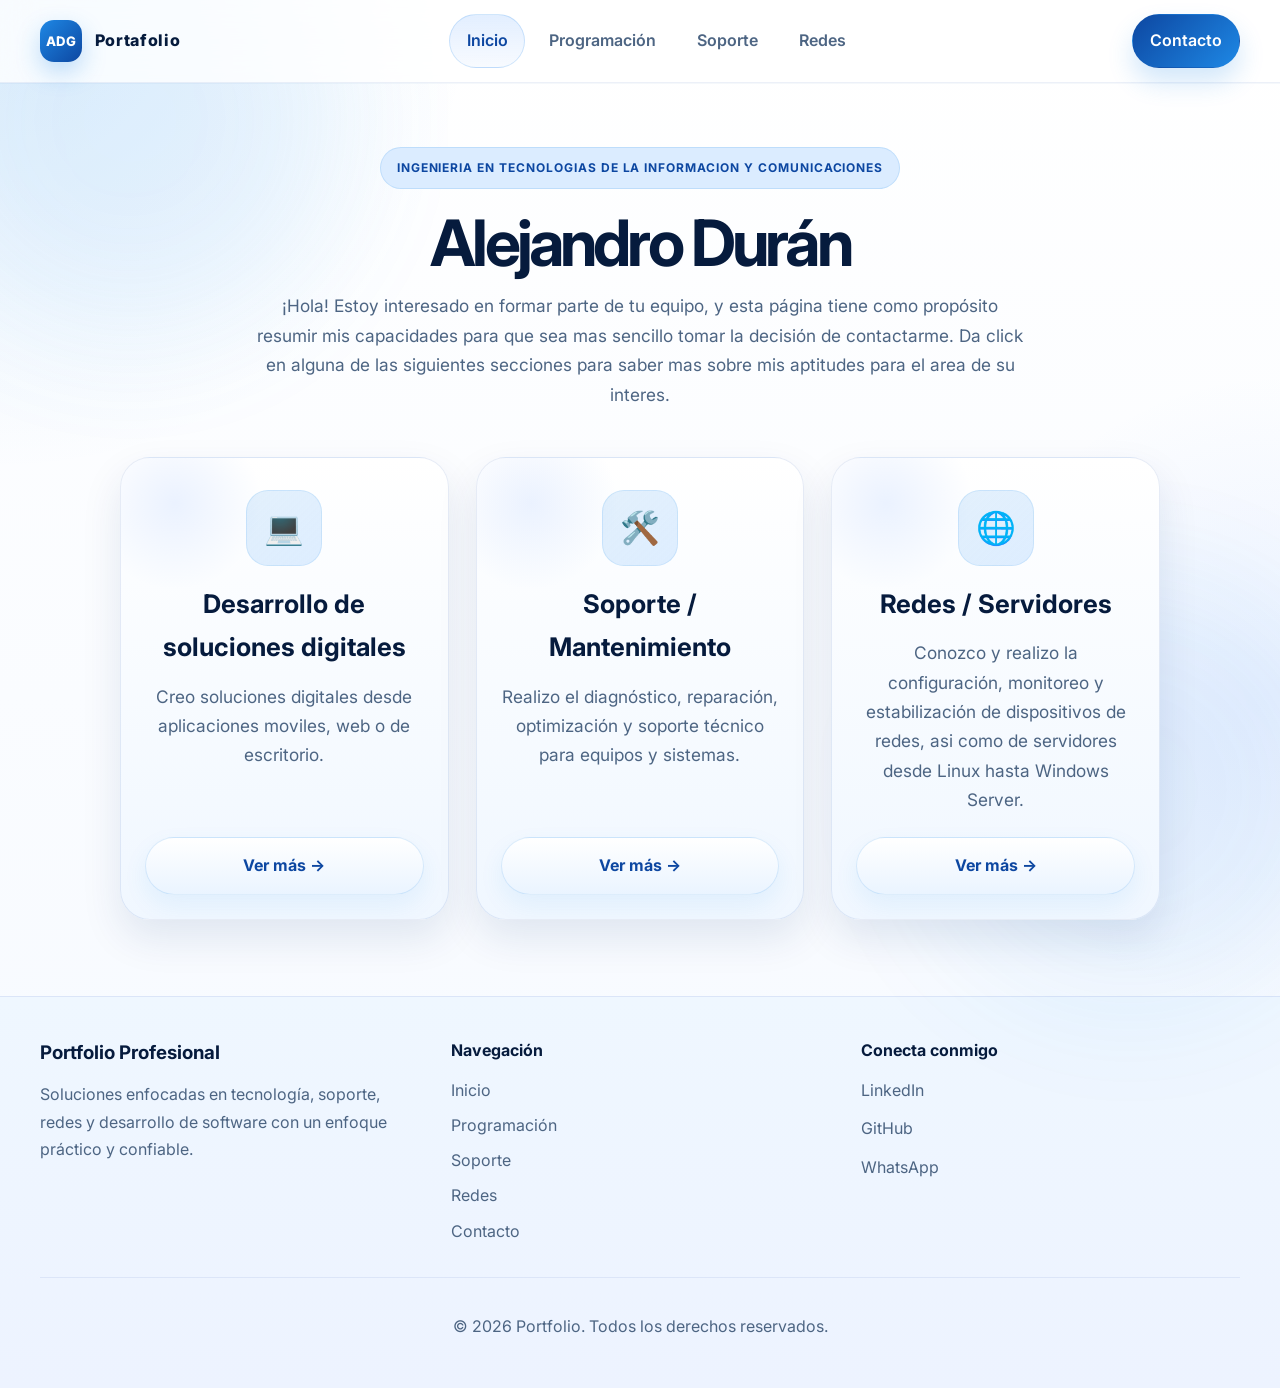
<file: index.html>
<!DOCTYPE html>
<html lang="es">
  <head>
    <meta charset="UTF-8" />
    <meta name="viewport" content="width=device-width, initial-scale=1.0" />
    <meta name="description" content="Portfolio profesional enfocado en programación, soporte técnico, mantenimiento y redes." />
    <title>Inicio | Portfolio</title>
    <link rel="preconnect" href="https://fonts.googleapis.com" />
    <link rel="preconnect" href="https://fonts.gstatic.com" crossorigin />
    <link href="https://fonts.googleapis.com/css2?family=Inter:wght@400;500;600;700;800&display=swap" rel="stylesheet" />
    <link rel="stylesheet" href="assets/css/style.css" />
    <script defer src="assets/js/script.js"></script>
  </head>
  <body>
    <header class="site-header">
      <nav class="container nav">
        <a href="index.html" class="brand">
          <span class="brand-mark">ADG</span>
          <span>Portafolio</span>
        </a>

        <div class="nav-links">
          <a href="index.html" class="active">Inicio</a>
          <a href="programacion.html">Programación</a>
          <a href="soporte.html">Soporte</a>
          <a href="redes.html">Redes</a>
        </div>

        <a href="contacto.html" class="nav-cta">Contacto</a>
      </nav>
    </header>

    <main>
      <section class="home-hero">
        <div class="container hero-box">
          <span class="kicker">INGENIERIA EN TECNOLOGIAS DE LA INFORMACION Y COMUNICACIONES</span>
          <h1>Alejandro Durán</h1>
          <p>
            ¡Hola! Estoy interesado en formar parte de tu equipo, y esta página tiene como propósito resumir mis capacidades para
            que sea mas sencillo tomar la decisión de contactarme. Da click en alguna de las siguientes secciones para saber mas sobre mis aptitudes para el area de su interes.
          </p>

          <div class="choice-grid">
            <article class="choice-card">
              <div>
                <div class="choice-icon">💻</div>
                <h2>Desarrollo de soluciones digitales</h2>
                <p>Creo soluciones digitales desde aplicaciones moviles, web o de escritorio.</p>
              </div>
              <a href="programacion.html" class="choice-link">Ver más →</a>
            </article>

            <article class="choice-card">
              <div>
                <div class="choice-icon">🛠️</div>
                <h2>Soporte / Mantenimiento</h2>
                <p>Realizo el diagnóstico, reparación, optimización y soporte técnico para equipos y sistemas.</p>
              </div>
              <a href="soporte.html" class="choice-link">Ver más →</a>
            </article>

            <article class="choice-card">
              <div>
                <div class="choice-icon">🌐</div>
                <h2>Redes / Servidores</h2>
                <p>Conozco y realizo la configuración, monitoreo y estabilización de dispositivos de redes, asi como de servidores desde Linux hasta Windows Server.</p>
              </div>
              <a href="redes.html" class="choice-link">Ver más →</a>
            </article>
          </div>
        </div>
      </section>
    </main>

    <footer class="site-footer">
      <div class="container footer-grid">
        <div class="footer-brand">
          <h3>Portfolio Profesional</h3>
          <p>Soluciones enfocadas en tecnología, soporte, redes y desarrollo de software con un enfoque práctico y confiable.</p>
        </div>

        <div class="footer-links">
          <h4>Navegación</h4>
          <ul>
            <li><a href="index.html">Inicio</a></li>
            <li><a href="programacion.html">Programación</a></li>
            <li><a href="soporte.html">Soporte</a></li>
            <li><a href="redes.html">Redes</a></li>
            <li><a href="contacto.html">Contacto</a></li>
          </ul>
        </div>

        <div class="footer-social">
          <h4>Conecta conmigo</h4>
          <div class="social-list">
            <a href="https://www.linkedin.com/in/aldungar21" target="_blank" rel="noreferrer" aria-label="LinkedIn">LinkedIn</a>
            <a href="https://github.com/ADG1234567" target="_blank" rel="noreferrer" aria-label="GitHub">GitHub</a>
            <a href="https://wa.me/521234567890" target="_blank" rel="noreferrer" aria-label="WhatsApp">WhatsApp</a>
          </div>
        </div>
      </div>

      <div class="container footer-bottom">
        <p>© 2026 Portfolio. Todos los derechos reservados.</p>
      </div>
    </footer>
  </body>
</html>
</file>
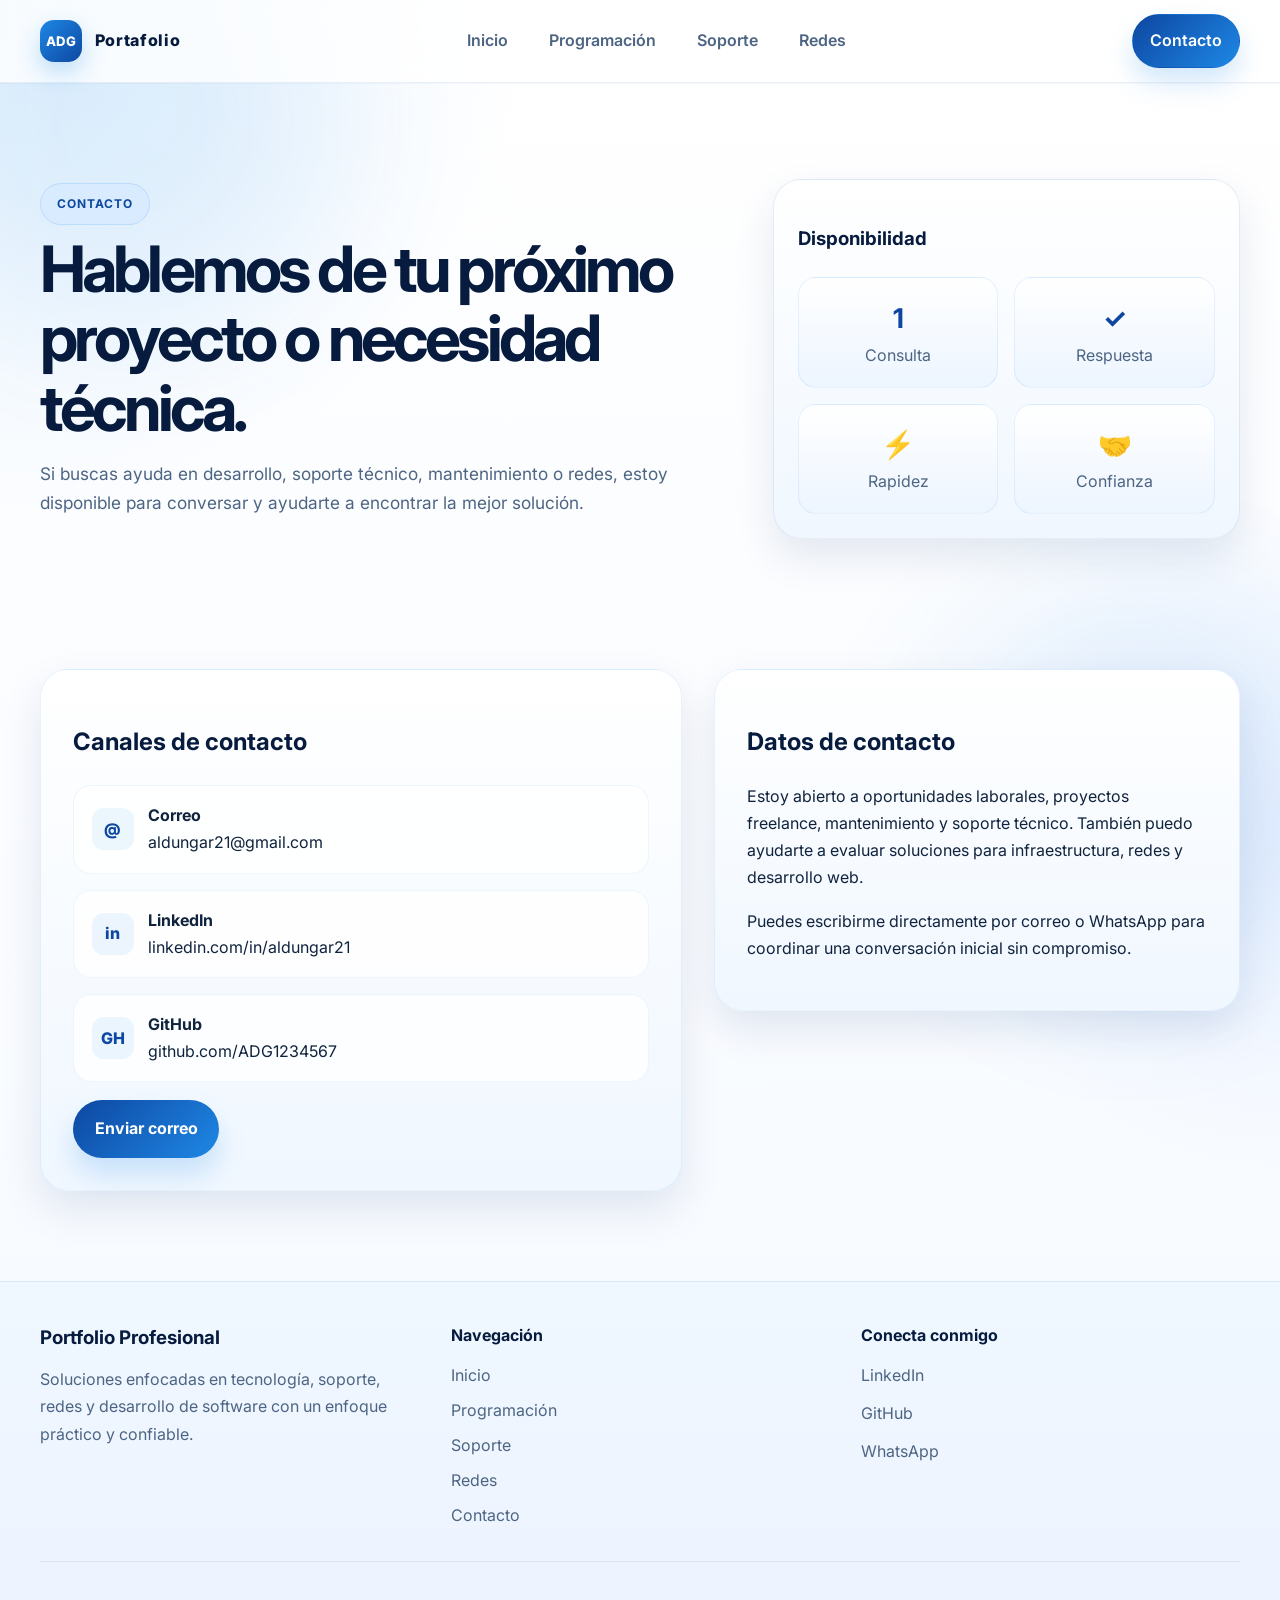
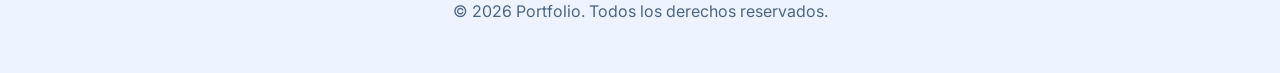
<file: contacto.html>
<!DOCTYPE html>
<html lang="es">
  <head>
    <meta charset="UTF-8" />
    <meta name="viewport" content="width=device-width, initial-scale=1.0" />
    <meta name="description" content="Página de contacto para comunicarte con el portfolio profesional." />
    <title>Contacto | Portfolio</title>
    <link rel="preconnect" href="https://fonts.googleapis.com" />
    <link rel="preconnect" href="https://fonts.gstatic.com" crossorigin />
    <link href="https://fonts.googleapis.com/css2?family=Inter:wght@400;500;600;700;800&display=swap" rel="stylesheet" />
    <link rel="stylesheet" href="assets/css/style.css" />
    <script defer src="assets/js/script.js"></script>
  </head>
  <body>
    <header class="site-header">
      <nav class="container nav">
        <a href="index.html" class="brand">
          <span class="brand-mark">ADG</span>
          <span>Portafolio</span>
        </a>

        <div class="nav-links">
          <a href="index.html">Inicio</a>
          <a href="programacion.html">Programación</a>
          <a href="soporte.html">Soporte</a>
          <a href="redes.html">Redes</a>
        </div>

        <a href="contacto.html" class="nav-cta">Contacto</a>
      </nav>
    </header>

    <main>
      <section class="page-hero">
        <div class="container hero-shell">
          <div>
            <span class="kicker">Contacto</span>
            <h1>Hablemos de tu próximo proyecto o necesidad técnica.</h1>
            <p class="lead">
              Si buscas ayuda en desarrollo, soporte técnico, mantenimiento o redes, estoy disponible para conversar y ayudarte a encontrar la mejor solución.
            </p>
          </div>

          <div class="hero-stat-box">
            <h3>Disponibilidad</h3>
            <div class="stat-grid">
              <div class="stat-card"><strong>1</strong><span>Consulta</span></div>
              <div class="stat-card"><strong>✓</strong><span>Respuesta</span></div>
              <div class="stat-card"><strong>⚡</strong><span>Rapidez</span></div>
              <div class="stat-card"><strong>🤝</strong><span>Confianza</span></div>
            </div>
          </div>
        </div>
      </section>

      <section>
        <div class="container contact-layout">
          <div class="contact-card">
            <h2>Canales de contacto</h2>
            <div class="contact-list">
              <div class="contact-item">
                <div class="icon">@</div>
                <div>
                  <strong>Correo</strong><br />
                  <a href="mailto:aldungar21@gmail.com">aldungar21@gmail.com</a>
                </div>
              </div>

              <div class="contact-item">
                <div class="icon">in</div>
                <div>
                  <strong>LinkedIn</strong><br />
                  <a href="www.linkedin.com/in/aldungar21" target="_blank" rel="noreferrer">linkedin.com/in/aldungar21</a>
                </div>
              </div>

              <div class="contact-item">
                <div class="icon">GH</div>
                <div>
                  <strong>GitHub</strong><br />
                  <a href="https://github.com/ADG1234567" target="_blank" rel="noreferrer">github.com/ADG1234567</a>
                </div>
              </div>
            </div>

            <a class="contact-cta" href="mailto:tuemail@dominio.com">Enviar correo</a>
          </div>

          <div class="contact-card">
            <h2>Datos de contacto</h2>
            <p>
              Estoy abierto a oportunidades laborales, proyectos freelance, mantenimiento y soporte técnico. También puedo ayudarte a evaluar soluciones para infraestructura, redes y desarrollo web.
            </p>
            <p>
              Puedes escribirme directamente por correo o WhatsApp para coordinar una conversación inicial sin compromiso.
            </p>
          </div>
        </div>
      </section>
    </main>

    <footer class="site-footer">
      <div class="container footer-grid">
        <div class="footer-brand">
          <h3>Portfolio Profesional</h3>
          <p>Soluciones enfocadas en tecnología, soporte, redes y desarrollo de software con un enfoque práctico y confiable.</p>
        </div>

        <div class="footer-links">
          <h4>Navegación</h4>
          <ul>
            <li><a href="index.html">Inicio</a></li>
            <li><a href="programacion.html">Programación</a></li>
            <li><a href="soporte.html">Soporte</a></li>
            <li><a href="redes.html">Redes</a></li>
            <li><a href="contacto.html">Contacto</a></li>
          </ul>
        </div>

        <div class="footer-social">
          <h4>Conecta conmigo</h4>
          <div class="social-list">
            <a href="https://www.linkedin.com/in/aldungar21" target="_blank" rel="noreferrer" aria-label="LinkedIn">LinkedIn</a>
            <a href="https://github.com/ADG1234567" target="_blank" rel="noreferrer" aria-label="GitHub">GitHub</a>
            <a href="https://wa.me/521234567890" target="_blank" rel="noreferrer" aria-label="WhatsApp">WhatsApp</a>
          </div>
        </div>
      </div>

      <div class="container footer-bottom">
        <p>© 2026 Portfolio. Todos los derechos reservados.</p>
      </div>
    </footer>
  </body>
</html>
</file>
<file: assets/css/style.css>
:root {
  --bg-page: #f5f9ff;
  --bg-soft: #edf5ff;
  --bg-panel: #ffffff;
  --bg-panel-alt: #f3f8ff;
  --primary: #0d47a1;
  --primary-strong: #0b2e6d;
  --secondary: #1e88e5;
  --secondary-soft: #64b5f6;
  --blue-sky: #dfefff;
  --deep-blue: #061b3d;
  --text: #10233d;
  --text-soft: #4d6583;
  --muted: #5d7495;
  --border: rgba(56, 103, 178, 0.12);
  --shadow-soft: 0 18px 40px rgba(14, 52, 110, 0.10);
  --shadow-strong: 0 24px 60px rgba(10, 36, 78, 0.18);
}

* {
  box-sizing: border-box;
}

html {
  scroll-behavior: smooth;
}

body {
  margin: 0;
  font-family: "Inter", sans-serif;
  background:
    radial-gradient(circle at top left, rgba(30, 136, 229, 0.12), transparent 25%),
    radial-gradient(circle at right center, rgba(99, 153, 255, 0.1), transparent 22%),
    linear-gradient(180deg, #ffffff 0%, var(--bg-page) 100%);
  color: var(--text);
  line-height: 1.7;
  position: relative;
  overflow-x: hidden;
}

body::before,
body::after {
  content: "";
  position: fixed;
  width: 420px;
  height: 420px;
  border-radius: 50%;
  filter: blur(70px);
  opacity: 0.42;
  pointer-events: none;
  z-index: 0;
}

body::before {
  top: -90px;
  left: -80px;
  background: rgba(100, 181, 246, 0.26);
}

body::after {
  right: -60px;
  bottom: -100px;
  background: rgba(30, 136, 229, 0.20);
}

a {
  color: inherit;
  text-decoration: none;
}

img {
  display: block;
  width: 100%;
}

.container {
  width: min(1200px, calc(100% - 32px));
  margin: 0 auto;
  position: relative;
  z-index: 1;
}

section {
  padding: 90px 0;
}

.site-header {
  position: sticky;
  top: 0;
  z-index: 100;
  backdrop-filter: blur(16px);
  background: rgba(255, 255, 255, 0.8);
  border-bottom: 1px solid rgba(13, 71, 161, 0.08);
  box-shadow: 0 1px 0 rgba(13, 71, 161, 0.04);
}

.nav {
  display: flex;
  justify-content: space-between;
  align-items: center;
  min-height: 82px;
  gap: 1.5rem;
}

.brand {
  display: inline-flex;
  align-items: center;
  gap: 0.8rem;
  font-weight: 800;
  letter-spacing: 0.04em;
  color: var(--deep-blue);
}

.brand-mark {
  display: inline-grid;
  place-items: center;
  width: 42px;
  height: 42px;
  border-radius: 14px;
  background: linear-gradient(135deg, var(--secondary), var(--primary));
  color: white;
  font-size: 0.82rem;
  box-shadow: 0 10px 24px rgba(30, 136, 229, 0.28);
}

.nav-links {
  display: flex;
  align-items: center;
  gap: 0.35rem;
  flex-wrap: wrap;
}

.nav-links a,
.nav-cta {
  padding: 0.8rem 1.05rem;
  border-radius: 999px;
  transition: 0.25s ease;
  border: 1px solid transparent;
  font-weight: 600;
}

.nav-links a {
  color: var(--text-soft);
}

.nav-links a:hover,
.nav-links a.active {
  background: linear-gradient(180deg, rgba(219, 234, 255, 0.8), rgba(245, 249, 255, 0.7));
  border-color: rgba(30, 136, 229, 0.18);
  color: var(--primary);
}

.nav-cta {
  background: linear-gradient(135deg, var(--primary), var(--secondary));
  color: #fff;
  box-shadow: 0 14px 26px rgba(30, 136, 229, 0.2);
}

.nav-cta:hover {
  transform: translateY(-2px);
  box-shadow: 0 18px 32px rgba(30, 136, 229, 0.26);
}

.home-hero {
  min-height: calc(100vh - 80px);
  display: grid;
  place-items: center;
  padding: 64px 0 76px;
}

.hero-box {
  text-align: center;
  max-width: 1040px;
  margin: 0 auto;
}

.kicker {
  display: inline-block;
  padding: 0.6rem 1rem;
  border-radius: 999px;
  background: rgba(216, 234, 255, 0.9);
  border: 1px solid rgba(30, 136, 229, 0.15);
  color: var(--primary);
  font-weight: 700;
  letter-spacing: 0.08em;
  text-transform: uppercase;
  font-size: 0.75rem;
}

.hero-box h1 {
  margin: 1.35rem auto 1rem;
  font-size: clamp(2.7rem, 5vw, 5.4rem);
  line-height: 1.02;
  letter-spacing: -0.06em;
  color: var(--deep-blue);
}

.hero-box p {
  max-width: 780px;
  margin: 0 auto;
  color: var(--text-soft);
  font-size: 1.08rem;
}

.choice-grid {
  display: grid;
  grid-template-columns: repeat(3, minmax(220px, 1fr));
  gap: 1.7rem;
  margin-top: 3rem;
}

.choice-card {
  position: relative;
  padding: 2rem 1.5rem 1.5rem;
  border-radius: 30px;
  background: linear-gradient(180deg, #ffffff 0%, #f0f7ff 100%);
  border: 1px solid var(--border);
  box-shadow: var(--shadow-soft);
  min-height: 300px;
  display: flex;
  flex-direction: column;
  justify-content: space-between;
  text-align: center;
  transition: transform 0.28s ease, box-shadow 0.28s ease, border-color 0.28s ease;
  animation: riseIn 0.8s ease both;
  overflow: hidden;
}

.choice-card::before {
  content: "";
  position: absolute;
  inset: 0 auto auto 0;
  width: 180px;
  height: 180px;
  background: radial-gradient(circle, rgba(99, 153, 255, 0.12), transparent 68%);
  transform: translate(-20%, -25%);
}

.choice-card:nth-child(2) { animation-delay: 0.1s; }
.choice-card:nth-child(3) { animation-delay: 0.2s; }

.choice-card:hover {
  transform: translateY(-10px);
  box-shadow: var(--shadow-strong);
  border-color: rgba(30, 136, 229, 0.22);
}

.choice-icon {
  position: relative;
  z-index: 1;
  width: 76px;
  height: 76px;
  margin: 0 auto 1rem;
  display: grid;
  place-items: center;
  border-radius: 22px;
  background: linear-gradient(135deg, rgba(30, 136, 229, 0.12), rgba(104, 176, 255, 0.2));
  font-size: 2rem;
  border: 1px solid rgba(30, 136, 229, 0.12);
}

.choice-card h2 {
  position: relative;
  z-index: 1;
  margin: 0 0 0.8rem;
  font-size: clamp(1.4rem, 2vw, 2rem);
  color: var(--deep-blue);
}

.choice-card p {
  position: relative;
  z-index: 1;
  margin: 0;
  color: var(--text-soft);
}

.choice-link {
  position: relative;
  z-index: 1;
  display: inline-flex;
  align-items: center;
  justify-content: center;
  gap: 0.5rem;
  margin-top: 1.4rem;
  padding: 0.9rem 1.2rem;
  border-radius: 999px;
  background: linear-gradient(180deg, #ffffff, #eaf4ff);
  border: 1px solid rgba(30, 136, 229, 0.15);
  color: var(--primary);
  font-weight: 700;
  box-shadow: 0 10px 24px rgba(30, 136, 229, 0.08);
}

.page-hero {
  padding-top: 96px;
  padding-bottom: 40px;
}

.page-hero .hero-shell {
  display: grid;
  gap: 2rem;
  grid-template-columns: 1.2fr 0.8fr;
  align-items: center;
}

.page-hero h1 {
  font-size: clamp(2.4rem, 5vw, 4.3rem);
  line-height: 1.08;
  margin: 0.6rem 0 1rem;
  letter-spacing: -0.06em;
  color: var(--deep-blue);
}

.lead {
  color: var(--text-soft);
  font-size: 1.08rem;
}

.hero-stat-box {
  background: linear-gradient(180deg, #ffffff 0%, #f0f7ff 100%);
  border: 1px solid var(--border);
  border-radius: 28px;
  padding: 1.5rem;
  box-shadow: var(--shadow-soft);
}

.hero-stat-box h3 {
  color: var(--deep-blue);
  margin-bottom: 0.7rem;
}

.stat-grid {
  display: grid;
  grid-template-columns: repeat(2, minmax(120px, 1fr));
  gap: 1rem;
  margin-top: 1.4rem;
}

.stat-card {
  padding: 1.1rem 0.9rem;
  border-radius: 18px;
  text-align: center;
  background: linear-gradient(180deg, #ffffff, #edf5ff);
  border: 1px solid rgba(30, 136, 229, 0.1);
  color: var(--text-soft);
}

.stat-card strong {
  display: block;
  font-size: 1.7rem;
  color: var(--primary);
}

.content-panel {
  background: rgba(255, 255, 255, 0.9);
  border: 1px solid var(--border);
  border-radius: 32px;
  padding: 2rem;
  box-shadow: var(--shadow-soft);
}

.content-panel > h2 {
  margin-top: 0;
  font-size: clamp(1.8rem, 2vw, 2.6rem);
  color: var(--deep-blue);
}

.content-panel p {
  color: var(--text-soft);
}

.section-grid {
  display: grid;
  grid-template-columns: repeat(2, minmax(250px, 1fr));
  gap: 1.5rem;
  margin-top: 2.2rem;
}

.info-card {
  background: linear-gradient(180deg, #ffffff, #f3f9ff);
  border: 1px solid rgba(30, 136, 229, 0.1);
  border-radius: 24px;
  padding: 1.5rem;
  transition: transform 0.25s ease, border-color 0.25s ease, box-shadow 0.25s ease;
  box-shadow: 0 12px 28px rgba(18, 55, 104, 0.05);
}

.info-card:hover {
  transform: translateY(-6px);
  border-color: rgba(30, 136, 229, 0.2);
  box-shadow: 0 18px 34px rgba(18, 55, 104, 0.09);
}

.info-card h3 {
  margin-top: 0;
  margin-bottom: 0.7rem;
  font-size: 1.3rem;
  color: var(--deep-blue);
}

.info-card p {
  margin: 0;
  color: var(--text-soft);
}

.carousel {
  position: relative;
  overflow: hidden;
  border-radius: 30px;
  border: 1px solid rgba(30, 136, 229, 0.12);
  background: linear-gradient(180deg, #eff7ff, #f8fbff);
  margin-top: 2rem;
  box-shadow: var(--shadow-soft);
}

.carousel-viewport {
  overflow: hidden;
}

.carousel-track {
  display: flex;
  transition: transform 0.5s ease;
}

.carousel-slide {
  min-width: 100%;
}

.carousel-slide img {
  height: 420px;
  object-fit: cover;
}

.carousel-controls {
  position: absolute;
  inset: auto 1rem 1rem 1rem;
  display: flex;
  justify-content: space-between;
  align-items: center;
  pointer-events: none;
}

.carousel-btn {
  pointer-events: auto;
  width: 46px;
  height: 46px;
  border: 0;
  border-radius: 50%;
  background: rgba(7, 27, 61, 0.72);
  color: white;
  cursor: pointer;
  font-size: 1.4rem;
  border: 1px solid rgba(255, 255, 255, 0.14);
  transition: transform 0.2s ease, background 0.2s ease;
}

.carousel-btn:hover {
  transform: scale(1.06);
  background: rgba(30, 136, 229, 0.75);
}

.carousel-dots {
  display: flex;
  gap: 0.5rem;
  pointer-events: auto;
}

.carousel-dot {
  width: 11px;
  height: 11px;
  border: 0;
  border-radius: 50%;
  background: rgba(255, 255, 255, 0.7);
  cursor: pointer;
  box-shadow: 0 0 0 1px rgba(10, 36, 78, 0.16);
}

.carousel-dot.active {
  background: var(--secondary);
  box-shadow: 0 0 0 5px rgba(30, 136, 229, 0.18);
}

.site-footer {
  padding-top: 2.5rem;
  border-top: 1px solid rgba(13, 71, 161, 0.08);
  background: linear-gradient(180deg, #eff7ff 0%, #edf3ff 100%);
}

.footer-grid {
  display: grid;
  grid-template-columns: repeat(3, minmax(180px, 1fr));
  gap: 2rem;
  padding-bottom: 2rem;
}

.footer-brand h3,
.footer-links h4,
.footer-social h4 {
  margin-top: 0;
  margin-bottom: 0.8rem;
  color: var(--deep-blue);
}

.footer-brand p,
.footer-links ul,
.footer-social .social-list {
  margin: 0;
  color: var(--text-soft);
}

.footer-links ul {
  list-style: none;
  padding: 0;
  display: grid;
  gap: 0.5rem;
}

.social-list {
  display: grid;
  gap: 0.7rem;
}

.footer-bottom {
  padding: 1.2rem 0 2rem;
  border-top: 1px solid rgba(13, 71, 161, 0.08);
  text-align: center;
  color: var(--text-soft);
}

.contact-layout {
  display: grid;
  grid-template-columns: 1.1fr 0.9fr;
  gap: 2rem;
  align-items: start;
}

.contact-card {
  background: linear-gradient(180deg, #ffffff 0%, #f0f7ff 100%);
  border: 1px solid rgba(30, 136, 229, 0.1);
  border-radius: 28px;
  padding: 2rem;
  box-shadow: var(--shadow-soft);
}

.contact-card h2 {
  color: var(--deep-blue);
}

.contact-list {
  display: grid;
  gap: 1rem;
  margin-top: 1.4rem;
}

.contact-item {
  display: flex;
  align-items: center;
  gap: 0.9rem;
  padding: 1rem 1.1rem;
  border-radius: 18px;
  background: rgba(255, 255, 255, 0.8);
  border: 1px solid rgba(30, 136, 229, 0.08);
}

.contact-item .icon {
  width: 42px;
  height: 42px;
  display: grid;
  place-items: center;
  border-radius: 12px;
  background: rgba(30, 136, 229, 0.08);
  color: var(--primary);
  font-weight: 800;
}

.contact-cta {
  display: inline-flex;
  align-items: center;
  justify-content: center;
  padding: 0.95rem 1.35rem;
  border-radius: 999px;
  background: linear-gradient(135deg, var(--primary), var(--secondary));
  color: #fff;
  font-weight: 700;
  margin-top: 1.1rem;
  box-shadow: 0 16px 28px rgba(30, 136, 229, 0.2);
}

@keyframes riseIn {
  from {
    opacity: 0;
    transform: translateY(18px);
  }
  to {
    opacity: 1;
    transform: translateY(0);
  }
}

@media (max-width: 860px) {
  .nav {
    flex-wrap: wrap;
    justify-content: center;
    padding: 0.9rem 0;
  }

  .nav-links {
    justify-content: center;
  }

  .choice-grid,
  .section-grid,
  .footer-grid,
  .page-hero .hero-shell,
  .contact-layout {
    grid-template-columns: 1fr;
  }

  .hero-box h1 {
    font-size: 2.7rem;
  }

  .carousel-slide img {
    height: 330px;
  }
}
</file>
